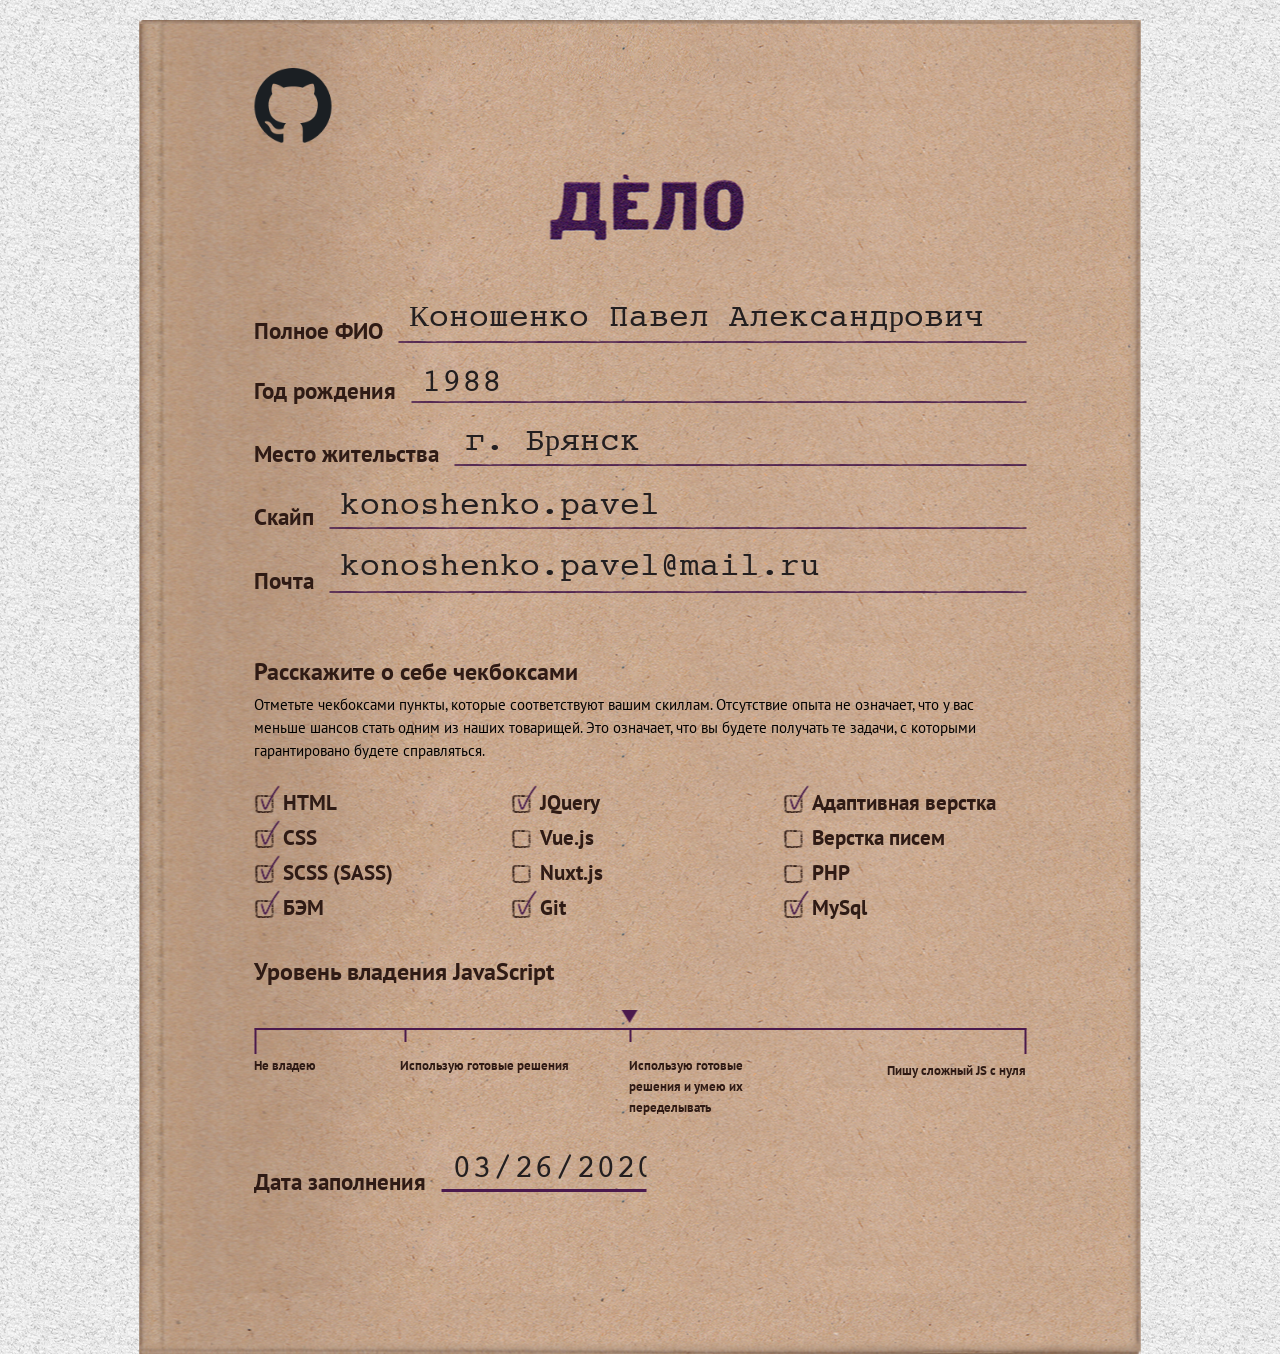
<file: app/dev/index.html>
<!DOCTYPE html>
<html lang="ru">
  <head>
    <meta charset="UTF-8"/>
    <meta name="viewport" content="width=device-width, initial-scale=1, shrink-to-fit=no"/>
    <meta http-equiv="X-UA-Compatible" content="ie=edge"/>
    <link rel="shortcut icon" href="./favicon.ico"/>
    <link rel="stylesheet" href="./assets/vendors/noUiSlider/css/nouislider.css"/>
    <link rel="stylesheet" href="./pages/-common/css/base.css"/>
    <link rel="stylesheet" href="./pages/-common/css/theme.css"/>
    <link rel="stylesheet" href="./pages/index/index.css"/>
    <title>Личное дело</title>
  </head>
  <body>
    <div class="case">
      <div class="container"><a class="case-logotype" href="https://github.com/" title="logotype"><img class="case-logotype__img" src="./pages/-common/img/logotype.png" alt="logotype"/></a><img class="case__heading" src="./pages/-common/img/case.png" alt="Case"/>
        <form class="form" method="post" action="https://echo.htmlacademy.ru">
          <fieldset class="field-text">
            <div class="input-text full-name">
              <label class="label" for="fullName">Полное ФИО</label>
              <input class="input" type="text" name="full-name" value="Коношенко Павел Александрович" required="required" id="fullName"/>
            </div>
            <div class="input-text year-of-birth">
              <label class="label" for="yearOfBirth">Год рождения</label>
              <input class="input" type="text" name="year-of-birth" value="1988" required="required" id="yearOfBirth"/>
            </div>
            <div class="input-text residence">
              <label class="label" for="residence">Место жительства</label>
              <input class="input" type="text" name="residence" value="г. Брянск" required="required" id="residence"/>
            </div>
            <div class="input-text skype">
              <label class="label" for="loginSkype">Скайп</label>
              <input class="input" type="text" name="login-skype" value="konoshenko.pavel" required="required" id="loginSkype"/>
            </div>
            <div class="input-text e-mail">
              <label class="label" for="eMail">Почта</label>
              <input class="input" type="text" name="e-mail" value="konoshenko.pavel@mail.ru" required="required" id="eMail"/>
            </div>
          </fieldset>
          <fieldset class="field-checkbox">
            <p class="form__heading">Расскажите о себе чекбоксами  </p>
            <p class="form__description">
              Отметьте чекбоксами пункты, которые соответствуют вашим скиллам. 
              Отсутствие опыта не означает, что у вас меньше шансов стать одним 
              из наших товарищей. Это означает, что вы будете получать те задачи, 
              с которыми гарантировано будете справляться.
              
            </p>
            <div class="checkbox-wrapper">
              <div class="checkbox-group-1">
                <div class="input-checkbox">
                  <input class="input" type="checkbox" name="skills" value="HTML" checked="checked" id="HTML"/>
                  <label class="label" for="HTML">HTML</label>
                </div>
                <div class="input-checkbox">
                  <input class="input" type="checkbox" name="skills" value="CSS" checked="checked" id="CSS"/>
                  <label class="label" for="HTML">CSS</label>
                </div>
                <div class="input-checkbox">
                  <input class="input" type="checkbox" name="skills" value="SASS" checked="checked" id="SASS"/>
                  <label class="label" for="SASS">SCSS (SASS)</label>
                </div>
                <div class="input-checkbox">
                  <input class="input" type="checkbox" name="skills" value="BEM" checked="checked" id="BEM"/>
                  <label class="label" for="BEM">БЭМ</label>
                </div>
              </div>
              <div class="checkbox-group-2">
                <div class="input-checkbox">
                  <input class="input" type="checkbox" name="skills" value="JQuery" checked="checked" id="JQuery"/>
                  <label class="label" for="JQuery">JQuery</label>
                </div>
                <div class="input-checkbox">
                  <input class="input" type="checkbox" name="skills" value="VueJS" id="VueJS"/>
                  <label class="label" for="VueJS">Vue.js</label>
                </div>
                <div class="input-checkbox">
                  <input class="input" type="checkbox" name="skills" value="NuxtJS" id="NuxtJS"/>
                  <label class="label" for="NuxtJS">Nuxt.js</label>
                </div>
                <div class="input-checkbox">
                  <input class="input" type="checkbox" name="skills" value="Git" checked="checked" id="Git"/>
                  <label class="label" for="Git">Git</label>
                </div>
              </div>
              <div class="checkbox-group-3">
                <div class="input-checkbox"> 
                  <input class="input" type="checkbox" name="skills" value="adaptive" checked="checked" id="adaptive"/>
                  <label class="label" for="adaptive">Адаптивная верстка</label>
                </div>
                <div class="input-checkbox"> 
                  <input class="input" type="checkbox" name="skills" value="layoutPost" id="layoutPost"/>
                  <label class="label" for="layoutPost">Верстка писем</label>
                </div>
                <div class="input-checkbox">
                  <input class="input" type="checkbox" name="skills" value="PHP" id="PHP"/>
                  <label class="label" for="PHP">PHP</label>
                </div>
                <div class="input-checkbox">
                  <input class="input" type="checkbox" name="skills" value="MySql" checked="checked" id="MySql"/>
                  <label class="label" for="MySql">MySql</label>
                </div>
              </div>
            </div>
          </fieldset>
          <div class="field-slider">
            <p class="form__heading">Уровень владения JavaScript</p>
            <div class="range" id="slider">
              <div class="line line-1"></div>
              <div class="line line-2"></div>
              <div class="line line-3"></div>
              <div class="line line-last"></div>
            </div>
            <div class="range-legends">
              <div class="range-legends__item item-1">Не владею</div>
              <div class="range-legends__item item-2">Использую готовые решения</div>
              <div class="range-legends__item item-3">
                <p class="item-wrapper">
                  Использую готовые решения
                  и умею их переделывать
                </p>
              </div>
              <div class="range-legends__item item-last">
                Пишу сложный JS с нуля
                
                
                
              </div>
            </div>
          </div>
          <fieldset class="field-date">
            <div class="input-date">
              <label class="label" for="dateOfCompletion">Дата заполнения</label>
              <div class="input-wrapper">
                <input class="input" type="date" name="date-of-completion" value="2020-03-26" required="required" id="dateOfCompletion"/>
              </div>
            </div>
          </fieldset>
        </form>
        <script src="./assets/vendors/noUiSlider/js/nouislider.min.js"></script>
        <script src="./pages/index/index.js"></script>
      </div>
    </div>
  </body>
</html>
</file>
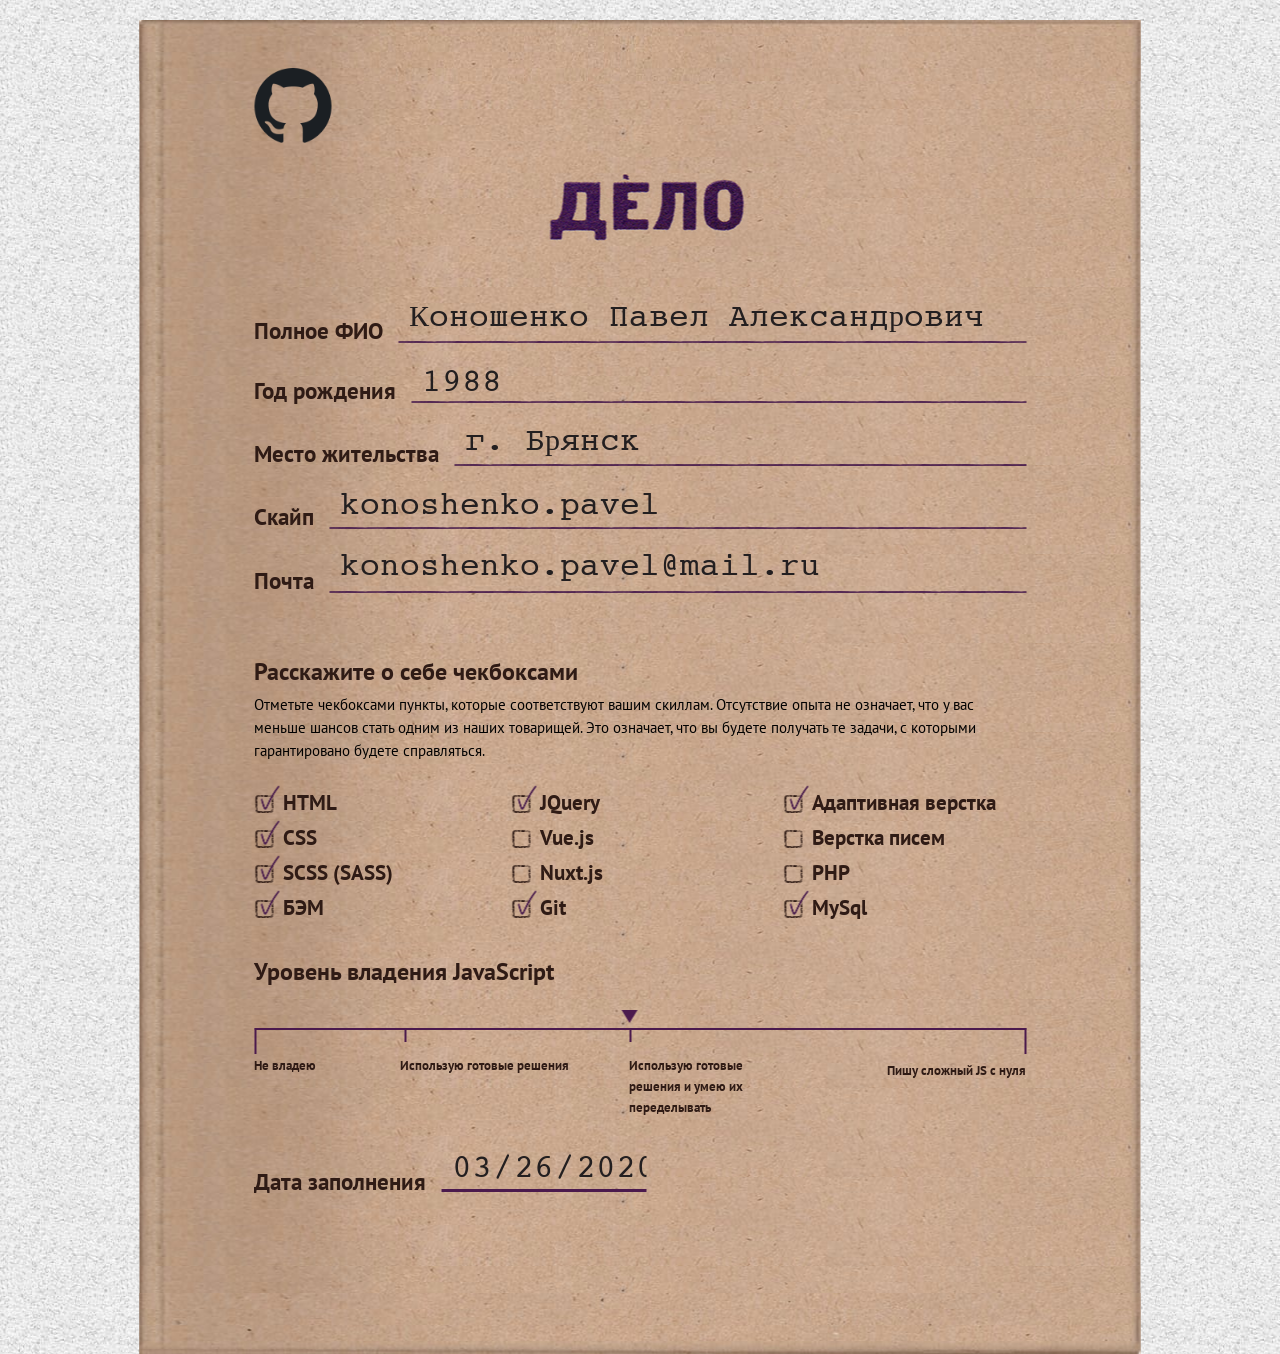
<file: app/prod/index.html>
<!DOCTYPE html><html lang="ru"><head><meta charset="UTF-8"/><meta name="viewport" content="width=device-width, initial-scale=1, shrink-to-fit=no"/><meta http-equiv="X-UA-Compatible" content="ie=edge"/><link rel="shortcut icon" href="./favicon.ico"/><link rel="stylesheet" href="./assets/vendors/noUiSlider/css/nouislider.css"/><link rel="stylesheet" href="./pages/-common/css/base-7d225aaf18.css"/><link rel="stylesheet" href="./pages/-common/css/theme-2f20909554.css"/><link rel="stylesheet" href="./pages/index/index-a1de36a480.css"/><title>Личное дело</title></head><body><div class="case"><div class="container"><a class="case-logotype" href="https://github.com/" title="logotype"><img class="case-logotype__img" src="./pages/-common/img/logotype.png" alt="logotype"/></a><img class="case__heading" src="./pages/-common/img/case.png" alt="Case"/><form class="form" method="post" action="https://echo.htmlacademy.ru"><fieldset class="field-text"><div class="input-text full-name"><label class="label" for="fullName">Полное ФИО</label><input class="input" type="text" name="full-name" value="Коношенко Павел Александрович" required="required" id="fullName"/></div><div class="input-text year-of-birth"><label class="label" for="yearOfBirth">Год рождения</label><input class="input" type="text" name="year-of-birth" value="1988" required="required" id="yearOfBirth"/></div><div class="input-text residence"><label class="label" for="residence">Место жительства</label><input class="input" type="text" name="residence" value="г. Брянск" required="required" id="residence"/></div><div class="input-text skype"><label class="label" for="loginSkype">Скайп</label><input class="input" type="text" name="login-skype" value="konoshenko.pavel" required="required" id="loginSkype"/></div><div class="input-text e-mail"><label class="label" for="eMail">Почта</label><input class="input" type="text" name="e-mail" value="konoshenko.pavel@mail.ru" required="required" id="eMail"/></div></fieldset><fieldset class="field-checkbox"><p class="form__heading">Расскажите о себе чекбоксами  </p><p class="form__description">Отметьте чекбоксами пункты, которые соответствуют вашим скиллам. 
Отсутствие опыта не означает, что у вас меньше шансов стать одним 
из наших товарищей. Это означает, что вы будете получать те задачи, 
с которыми гарантировано будете справляться.
</p><div class="checkbox-wrapper"><div class="checkbox-group-1"><div class="input-checkbox"><input class="input" type="checkbox" name="skills" value="HTML" checked="checked" id="HTML"/><label class="label" for="HTML">HTML</label></div><div class="input-checkbox"><input class="input" type="checkbox" name="skills" value="CSS" checked="checked" id="CSS"/><label class="label" for="HTML">CSS</label></div><div class="input-checkbox"><input class="input" type="checkbox" name="skills" value="SASS" checked="checked" id="SASS"/><label class="label" for="SASS">SCSS (SASS)</label></div><div class="input-checkbox"><input class="input" type="checkbox" name="skills" value="BEM" checked="checked" id="BEM"/><label class="label" for="BEM">БЭМ</label></div></div><div class="checkbox-group-2"><div class="input-checkbox"><input class="input" type="checkbox" name="skills" value="JQuery" checked="checked" id="JQuery"/><label class="label" for="JQuery">JQuery</label></div><div class="input-checkbox"><input class="input" type="checkbox" name="skills" value="VueJS" id="VueJS"/><label class="label" for="VueJS">Vue.js</label></div><div class="input-checkbox"><input class="input" type="checkbox" name="skills" value="NuxtJS" id="NuxtJS"/><label class="label" for="NuxtJS">Nuxt.js</label></div><div class="input-checkbox"><input class="input" type="checkbox" name="skills" value="Git" checked="checked" id="Git"/><label class="label" for="Git">Git</label></div></div><div class="checkbox-group-3"><div class="input-checkbox"> <input class="input" type="checkbox" name="skills" value="adaptive" checked="checked" id="adaptive"/><label class="label" for="adaptive">Адаптивная верстка</label></div><div class="input-checkbox"> <input class="input" type="checkbox" name="skills" value="layoutPost" id="layoutPost"/><label class="label" for="layoutPost">Верстка писем</label></div><div class="input-checkbox"><input class="input" type="checkbox" name="skills" value="PHP" id="PHP"/><label class="label" for="PHP">PHP</label></div><div class="input-checkbox"><input class="input" type="checkbox" name="skills" value="MySql" checked="checked" id="MySql"/><label class="label" for="MySql">MySql</label></div></div></div></fieldset><div class="field-slider"><p class="form__heading">Уровень владения JavaScript</p><div class="range" id="slider"><div class="line line-1"></div><div class="line line-2"></div><div class="line line-3"></div><div class="line line-last"></div></div><div class="range-legends"><div class="range-legends__item item-1">Не владею</div><div class="range-legends__item item-2">Использую готовые решения</div><div class="range-legends__item item-3"><p class="item-wrapper">Использую готовые решения
и умею их переделывать</p></div><div class="range-legends__item item-last">Пишу сложный JS с нуля


</div></div></div><fieldset class="field-date"><div class="input-date"><label class="label" for="dateOfCompletion">Дата заполнения</label><div class="input-wrapper"><input class="input" type="date" name="date-of-completion" value="2020-03-26" required="required" id="dateOfCompletion"/></div></div></fieldset></form><script src="./assets/vendors/noUiSlider/js/nouislider.min.js"></script><script src="./pages/index/index.js"></script></div></div></body></html>
</file>
<file: app/dev/assets/vendors/noUiSlider/css/nouislider.css>
/*! nouislider - 14.1.1 - 12/15/2019 */
/* Functional styling;
 * These styles are required for noUiSlider to function.
 * You don't need to change these rules to apply your design.
 */
.noUi-target,
.noUi-target * {
  -webkit-touch-callout: none;
  -webkit-tap-highlight-color: rgba(0, 0, 0, 0);
  -webkit-user-select: none;
  -ms-touch-action: none;
  touch-action: none;
  -ms-user-select: none;
  -moz-user-select: none;
  user-select: none;
  -moz-box-sizing: border-box;
  box-sizing: border-box;
}

.noUi-target {
  position: relative;
}

.noUi-base,
.noUi-connects {
  width: 100%;
  height: 100%;
  position: relative;
  z-index: 1;
}

/* Wrapper for all connect elements.
 */
.noUi-connects {
  overflow: hidden;
  z-index: 0;
}

.noUi-connect,
.noUi-origin {
  will-change: transform;
  position: absolute;
  z-index: 1;
  top: 0;
  right: 0;
  -ms-transform-origin: 0 0;
  -webkit-transform-origin: 0 0;
  -webkit-transform-style: preserve-3d;
  transform-origin: 0 0;
  transform-style: flat;
}

.noUi-connect {
  height: 100%;
  width: 100%;
}

.noUi-origin {
  height: 10%;
  width: 10%;
}

/* Offset direction
 */
/* .noUi-txt-dir-rtl.noUi-horizontal .noUi-origin {
  left: 0;
  right: auto;
} */
/* Give origins 0 height/width so they don't interfere with clicking the
 * connect elements.
 */
/* .noUi-vertical .noUi-origin {
  width: 0;
}
.noUi-horizontal .noUi-origin {
  height: 0;
} */
.noUi-handle {
  -webkit-backface-visibility: hidden;
  backface-visibility: hidden;
  position: absolute;
}

.noUi-touch-area {
  height: 100%;
  width: 100%;
}

.noUi-state-tap .noUi-connect,
.noUi-state-tap .noUi-origin {
  -webkit-transition: transform 0.3s;
  transition: transform 0.3s;
}

.noUi-state-drag * {
  cursor: inherit !important;
}

/* Slider size and handle placement;
 */
.noUi-horizontal {
  height: 2px;
}

.noUi-horizontal .noUi-handle {
  width: 34px;
  height: 28px;
  right: -17px;
  top: -6px;
}

/* .noUi-vertical {
  width: 18px;
} */
/* .noUi-vertical .noUi-handle {
  width: 28px;
  height: 34px;
  right: -6px;
  top: -17px;
} */
/* .noUi-txt-dir-rtl.noUi-horizontal .noUi-handle {
  left: -17px;
  right: auto;
} */
/* Styling;
 * Giving the connect element a border radius causes issues with using transform: scale
 */
.noUi-target {
  /* clear */
  background: #FAFAFA;
  border-radius: 4px;
}

/* .noUi-connects {
  border-radius: 3px;
} */

/* .noUi-connect {
  background: #3FB8AF;
} */

/* Handles and cursors;
 */
.noUi-draggable {
  cursor: ew-resize;
}

/* .noUi-vertical .noUi-draggable {
  cursor: ns-resize;
} */

.noUi-handle {
  /* border: 1px solid #D9D9D9; */
  /* border-radius: 3px; */
  /* background: #FFF; */
  /* box-shadow: inset 0 0 1px #FFF, inset 0 1px 7px #EBEBEB, 0 3px 6px -3px #BBB; */
}

/* .noUi-active {
  box-shadow: inset 0 0 1px #FFF, inset 0 1px 7px #DDD, 0 3px 6px -3px #BBB;
} */

/* Handle stripes;
 */
.noUi-handle:before {
  content: "";
  display: block;
  position: absolute;
  left: 50%;
  top: 3px;
  transform: translate(-50%);

  /* height: 14px;
  width: 10px; */
  /* background: rgb(44, 161, 21); */
  /* left: 14px; */

  /* top: 6px; */
}

/* .noUi-handle:after {
  left: 17px;
} */

/* .noUi-vertical .noUi-handle:before,
.noUi-vertical .noUi-handle:after {
  width: 14px;
  height: 1px;
  left: 6px;
  top: 14px;
} */

/* .noUi-vertical .noUi-handle:after {
  top: 17px;
} */

/* Disabled state;
 */
/* [disabled] .noUi-connect {
  background: #B8B8B8;
}

[disabled].noUi-target,
[disabled].noUi-handle,
[disabled] .noUi-handle {
  cursor: not-allowed;
} */

/* Base;
 *
 */
/* .noUi-pips,
.noUi-pips * {
  -moz-box-sizing: border-box;
  box-sizing: border-box;
}

.noUi-pips {
  position: absolute;
  color: #999;
} */

/* Values;
 *
 */
/* .noUi-value {
  position: absolute;
  white-space: nowrap;
  text-align: center;
}

.noUi-value-sub {
  color: #ccc;
  font-size: 10px;
} */

/* Markings;
 *
 */
/* .noUi-marker {
  position: absolute;
  background: #CCC;
}

.noUi-marker-sub {
  background: #AAA;
}

.noUi-marker-large {
  background: #AAA;
} */

/* Horizontal layout;
 *
 */
/* .noUi-pips-horizontal {
  padding: 10px 0;
  height: 80px;
  top: 100%;
  left: 0;
  width: 100%;
}

.noUi-value-horizontal {
  -webkit-transform: translate(-50%, 50%);
  transform: translate(-50%, 50%);
}

.noUi-rtl .noUi-value-horizontal {
  -webkit-transform: translate(50%, 50%);
  transform: translate(50%, 50%);
}

.noUi-marker-horizontal.noUi-marker {
  margin-left: -1px;
  width: 2px;
  height: 5px;
}

.noUi-marker-horizontal.noUi-marker-sub {
  height: 10px;
}

.noUi-marker-horizontal.noUi-marker-large {
  height: 15px;
} */

/* Vertical layout;
 *
 */
/* .noUi-pips-vertical {
  padding: 0 10px;
  height: 100%;
  top: 0;
  left: 100%;
}

.noUi-value-vertical {
  -webkit-transform: translate(0, -50%);
  transform: translate(0, -50%);
  padding-left: 25px;
}

.noUi-rtl .noUi-value-vertical {
  -webkit-transform: translate(0, 50%);
  transform: translate(0, 50%);
}

.noUi-marker-vertical.noUi-marker {
  width: 5px;
  height: 2px;
  margin-top: -1px;
}

.noUi-marker-vertical.noUi-marker-sub {
  width: 10px;
}

.noUi-marker-vertical.noUi-marker-large {
  width: 15px;
}

.noUi-tooltip {
  display: block;
  position: absolute;
  border: 1px solid #D9D9D9;
  border-radius: 3px;
  background: #fff;
  color: #000;
  padding: 5px;
  text-align: center;
  white-space: nowrap;
}

.noUi-horizontal .noUi-tooltip {
  -webkit-transform: translate(-50%, 0);
  transform: translate(-50%, 0);
  left: 50%;
  bottom: 120%;
}

.noUi-vertical .noUi-tooltip {
  -webkit-transform: translate(0, -50%);
  transform: translate(0, -50%);
  top: 50%;
  right: 120%;
} */
</file>
<file: app/dev/pages/-common/css/base.css>
@font-face {
  font-family: 'PT Sans';
  src: local("PT Sans"), local("PT Sans Regular"), url("../../../assets/fonts/ptsans-regular.eot?#iefix") format("embedded-opentype"), url("../../../assets/fonts/ptsans-regular.woff2") format("woff2"), url("../../../assets/fonts/ptsans-regular.woff") format("woff"), url("../../../assets/fonts/ptsans-regular.ttf") format("truetype"), url("../../../assets/fonts/ptsans-regular.svg#pt_sansregular") format("svg");
  font-weight: 400;
  font-style: normal; }

@font-face {
  font-family: 'PT Sans';
  src: local("PT Sans"), local("PT Sans Bold"), url("../../../assets/fonts/ptsans-bold.eot?#iefix") format("embedded-opentype"), url("../../../assets/fonts/ptsans-bold.woff2") format("woff2"), url("../../../assets/fonts/ptsans-bold.woff") format("woff"), url("../../../assets/fonts/ptsans-bold.ttf") format("truetype"), url("../../../assets/fonts/ptsans-bold.svg#pt_sansbold") format("svg");
  font-weight: 700;
  font-style: normal; }

@font-face {
  font-family: 'Courier New';
  src: local("Courier New"), local("Courier New Regular"), url("../../../assets/fonts/courier-new.eot?#iefix") format("embedded-opentype"), url("../../../assets/fonts/courier-new.woff2") format("woff2"), url("../../../assets/fonts/courier-new.woff") format("woff"), url("../../../assets/fonts/courier-new.ttf") format("truetype"), url("../../../assets/fonts/courier-new.svg#courier_newregular") format("svg");
  font-weight: 700;
  font-style: normal; }

body {
  -webkit-font-smoothing: antialiased;
  -moz-osx-font-smoothing: grayscale;
  margin: 0;
  padding: 0;
  min-height: 100vh;
  width: 100vw;
  overflow-x: hidden; }

p {
  margin: 0;
  padding: 0; }

*,
*:before,
*:after {
  box-sizing: border-box; }

h1,
h2,
h3,
h4,
h5,
h6 {
  margin: 0; }

ul,
li {
  margin: 0;
  padding: 0;
  list-style: none; }

fieldset {
  margin: 0;
  padding: 0;
  border: none; }

img {
  max-width: 100%;
  height: auto; }

.container {
  position: relative;
  max-width: 772px;
  margin: 0 auto; }

/*# sourceMappingURL=base.css.map */
</file>
<file: app/dev/pages/-common/css/theme.css>
.case-logotype-link .case-logotype__img {
  opacity: 0.9; }

label,
.form__heading,
.range-legends {
  font-family: 'PT Sans', sans-serif;
  font-weight: 700;
  color: #2f1b15; }

.form__description {
  font-family: 'PT Sans', sans-serif;
  font-weight: 400; }

.input {
  font-family: 'Courier New', serif;
  color: #231f20; }

.field-text .label {
  font-size: 22.5px;
  color: #2f1b15; }
  @media (max-width: 600px) {
    .field-text .label {
      font-size: 18px; } }
  @media (max-width: 470px) {
    .field-text .label {
      font-size: 15px; } }

.field-text .input {
  font-size: 30px; }
  @media (max-width: 780px) {
    .field-text .input {
      font-size: 24px; } }
  @media (max-width: 680px) {
    .field-text .input {
      font-size: 18px; } }
  @media (max-width: 500px) {
    .field-text .input {
      font-size: 16px; } }
  @media (max-width: 470px) {
    .field-text .input {
      font-size: 14px; } }

.field-checkbox .form__heading {
  font-size: 24px; }
  @media (max-width: 600px) {
    .field-checkbox .form__heading {
      font-size: 18px; } }

.field-checkbox .form__description {
  font-size: 14.88px;
  line-height: 1.55; }

.field-checkbox .input-checkbox .label {
  font-size: 21px; }
  @media (max-width: 600px) {
    .field-checkbox .input-checkbox .label {
      font-size: 18px; } }
  @media (max-width: 500px) {
    .field-checkbox .input-checkbox .label {
      font-size: 16px; } }
  @media (max-width: 440px) {
    .field-checkbox .input-checkbox .label {
      font-size: 14px; } }
  @media (max-width: 390px) {
    .field-checkbox .input-checkbox .label {
      font-size: 13px; } }

.field-slider .range .line {
  background-color: #4b1a4d; }

.field-slider .form__heading {
  font-size: 24px; }
  @media (max-width: 600px) {
    .field-slider .form__heading {
      font-size: 18px; } }

.field-slider .range-legends {
  font-size: 13px;
  line-height: 1.6; }

.field-date .label {
  font-size: 22.5px; }
  @media (max-width: 600px) {
    .field-date .label {
      font-size: 18px; } }
  @media (max-width: 340px) {
    .field-date .label {
      font-size: 16px; } }

.field-date .input {
  font-size: 30px; }
  @media (max-width: 750px) {
    .field-date .input {
      font-size: 24px; } }
  @media (max-width: 600px) {
    .field-date .input {
      font-size: 18px; } }

body {
  background: URL("../img/pattern_bg.jpg") repeat; }

.case {
  background: URL("../../-common/img/pattern-middle.jpg") repeat-y;
  background-size: 100%; }
  .case::before {
    content: "";
    position: absolute;
    z-index: -1;
    left: 0;
    right: 0;
    top: 0;
    height: 61px;
    background: URL("../../-common/img/pattern-top.jpg") no-repeat top;
    background-size: 100%; }
  .case::after {
    content: "";
    position: absolute;
    z-index: -1;
    left: 0;
    right: 0;
    bottom: 0;
    height: 61px;
    background: URL("../../-common/img/pattern-bottom.jpg") no-repeat bottom;
    background-size: 100%; }

/*# sourceMappingURL=theme.css.map */
</file>
<file: app/dev/pages/index/index.css>
.case {
  position: absolute;
  left: 50%;
  transform: translate(-50%);
  width: 100%;
  max-width: 1001px;
  margin: 20px 0;
  padding: 0 40px; }
  @media (max-width: 540px) {
    .case {
      padding: 0 20px; } }

.container {
  padding-top: 48px; }
  @media (max-width: 680px) {
    .container {
      padding-top: 15px; } }

.case-logotype {
  margin-bottom: 24px;
  display: block;
  width: 77px;
  height: 77px; }
  @media (max-width: 680px) {
    .case-logotype {
      margin-bottom: 0;
      width: 15%; } }

.case__heading {
  display: block;
  margin: 0 auto 52px;
  padding-left: 10px; }
  @media (max-width: 680px) {
    .case__heading {
      margin: 0 auto;
      width: 50%; } }

label,
.form__heading {
  white-space: nowrap;
  user-select: none; }

.field-text {
  margin-bottom: 30px;
  padding-bottom: 42px;
  max-width: 772px;
  overflow: hidden; }
  @media (max-width: 405px) {
    .field-text .input-text {
      display: flex;
      flex-direction: column; }
      .field-text .input-text .label {
        display: block;
        width: 100%;
        margin-bottom: 10px;
        text-align: center; } }
  .field-text .input-text .label {
    margin-right: 15px; }
    @media (max-width: 415px) {
      .field-text .input-text .label {
        margin-right: 5px; } }
  .field-text .input-text .input {
    position: relative;
    padding: 0 0 0 11px; }
    @media (max-width: 680px) {
      .field-text .input-text .input {
        top: 10px; } }
    @media (max-width: 500px) {
      .field-text .input-text .input {
        top: 15px; } }
  .field-text .input-text.full-name {
    margin-bottom: 32px; }
    .field-text .input-text.full-name .label {
      position: relative;
      top: 16px; }
  .field-text .input-text.year-of-birth {
    margin-bottom: 24px; }
    .field-text .input-text.year-of-birth .label {
      position: relative;
      top: 10px; }
      @media (max-width: 405px) {
        .field-text .input-text.year-of-birth .label {
          top: 15px; } }
  .field-text .input-text.residence {
    margin-bottom: 31px; }
    .field-text .input-text.residence .label {
      position: relative;
      top: 15px; }
  .field-text .input-text.skype {
    margin-bottom: 27px; }
    .field-text .input-text.skype .label {
      position: relative;
      top: 13px; }
  .field-text .input-text.e-mail .label {
    position: relative;
    top: 16px; }

.field-checkbox {
  margin-bottom: 27px; }
  .field-checkbox .form__heading {
    margin-bottom: 6px; }
  .field-checkbox .form__description {
    margin-bottom: 27px;
    user-select: none; }
  .field-checkbox .checkbox-wrapper {
    display: flex;
    justify-content: space-between;
    max-width: 757px; }
    .field-checkbox .checkbox-wrapper .checkbox-group-1 {
      flex-grow: 1; }
    .field-checkbox .checkbox-wrapper .checkbox-group-2 {
      flex-grow: 1.6; }
    .field-checkbox .checkbox-wrapper .input-checkbox {
      margin-bottom: 8px;
      margin-right: 15px; }
      @media (max-width: 680px) {
        .field-checkbox .checkbox-wrapper .input-checkbox {
          margin-right: 5px; } }

.field-slider .form__heading {
  margin-bottom: 41px; }
  @media (max-width: 680px) {
    .field-slider .form__heading {
      margin-bottom: 20px; } }

.range {
  margin-bottom: 26px; }
  .range .line {
    position: absolute; }
    .range .line.line-1 {
      left: 0;
      width: 2px;
      height: 26px; }
    .range .line.line-2 {
      left: 19.5%;
      width: 2px;
      height: 14px; }
    .range .line.line-3 {
      left: 48.7%;
      width: 2px;
      height: 14px; }
    .range .line.line-last {
      right: 0;
      width: 2px;
      height: 26px; }

.range-legends {
  display: flex;
  justify-content: space-between;
  margin-bottom: 28px; }
  .range-legends .item-wrapper {
    max-width: 168px; }
  .range-legends .item-1 {
    flex-grow: 2.8; }
  .range-legends .item-2 {
    flex-grow: 1.5;
    margin: 0 10px; }
  .range-legends .item-3 {
    flex-grow: 3;
    margin: 0 10px; }
  .range-legends .item-last {
    padding-top: 5px; }

.field-date {
  margin-bottom: 162px; }
  @media (max-width: 900px) {
    .field-date {
      margin-bottom: 100px; } }
  @media (max-width: 680px) {
    .field-date {
      margin-bottom: 50px; } }

.input-text {
  display: flex;
  justify-content: space-between; }
  .input-text .label {
    cursor: pointer; }
    .input-text .label::after {
      content: "";
      position: absolute;
      top: 24px;
      right: -15px;
      transform: translate(100%);
      height: 3px;
      width: 700px;
      background: URL("../-common/img/pattern-line.png") repeat-x; }
      @media (max-width: 405px) {
        .input-text .label::after {
          top: 45px;
          left: 0;
          transform: translate(0); } }
  .input-text .input {
    flex-grow: 1;
    border: none;
    background: none; }

.input-checkbox .input {
  position: absolute;
  left: -9999px; }
  .input-checkbox .input:checked + .label::after {
    content: ""; }

.input-checkbox .label {
  position: relative;
  cursor: pointer; }
  .input-checkbox .label::before {
    content: "";
    position: relative;
    top: 3px;
    display: inline-block;
    margin-right: 10px;
    width: 19px;
    height: 18px;
    background: URL("../-common/img/checkbox-box.png") no-repeat center center; }
    @media (max-width: 440px) {
      .input-checkbox .label::before {
        margin-right: 5px; } }
    @media (max-width: 350px) {
      .input-checkbox .label::before {
        width: 10px;
        height: 10px;
        background-size: contain; } }
  .input-checkbox .label::after {
    position: absolute;
    top: -4px;
    left: 4px;
    display: inline-block;
    width: 21px;
    height: 27px;
    background: URL("../-common/img/checkbox-check.png") no-repeat center center; }
    @media (max-width: 440px) {
      .input-checkbox .label::after {
        top: -10px;
        left: 2px; } }
    @media (max-width: 350px) {
      .input-checkbox .label::after {
        top: 2px;
        left: -2px;
        width: 14px;
        height: 14px;
        background-size: contain; } }

.input-date {
  position: relative;
  display: flex; }
  .input-date .label {
    position: relative;
    top: 20px;
    margin-right: 15px; }
  .input-date .input-wrapper {
    max-width: 205px;
    overflow: hidden; }
    .input-date .input-wrapper::before {
      content: "";
      position: absolute;
      bottom: 0;
      height: 3px;
      width: 100%;
      max-width: 205px;
      background-color: #4b1a4d; }
      @media (max-width: 600px) {
        .input-date .input-wrapper::before {
          max-width: 140px; } }
    .input-date .input-wrapper .input {
      border: none;
      background: none;
      height: 45px;
      padding-left: 10px; }

.noUi-handle {
  margin-top: -15px;
  cursor: pointer; }
  .noUi-handle:focus {
    outline: none; }
  .noUi-handle:before {
    width: 0;
    height: 0;
    border: 13px solid #ffffff;
    border-top-color: #4b1a4d;
    border-left-width: 8px;
    border-right-width: 8px;
    border-bottom-width: 0;
    border-left-color: transparent;
    border-right-color: transparent; }

.noUi-target {
  background-color: #4b1a4d; }

/*# sourceMappingURL=index.css.map */
</file>
<file: app/prod/assets/vendors/noUiSlider/css/nouislider.css>
/*! nouislider - 14.1.1 - 12/15/2019 */
/* Functional styling;
 * These styles are required for noUiSlider to function.
 * You don't need to change these rules to apply your design.
 */
.noUi-target,
.noUi-target * {
  -webkit-touch-callout: none;
  -webkit-tap-highlight-color: rgba(0, 0, 0, 0);
  -webkit-user-select: none;
  -ms-touch-action: none;
  touch-action: none;
  -ms-user-select: none;
  -moz-user-select: none;
  user-select: none;
  -moz-box-sizing: border-box;
  box-sizing: border-box;
}

.noUi-target {
  position: relative;
}

.noUi-base,
.noUi-connects {
  width: 100%;
  height: 100%;
  position: relative;
  z-index: 1;
}

/* Wrapper for all connect elements.
 */
.noUi-connects {
  overflow: hidden;
  z-index: 0;
}

.noUi-connect,
.noUi-origin {
  will-change: transform;
  position: absolute;
  z-index: 1;
  top: 0;
  right: 0;
  -ms-transform-origin: 0 0;
  -webkit-transform-origin: 0 0;
  -webkit-transform-style: preserve-3d;
  transform-origin: 0 0;
  transform-style: flat;
}

.noUi-connect {
  height: 100%;
  width: 100%;
}

.noUi-origin {
  height: 10%;
  width: 10%;
}

/* Offset direction
 */
/* .noUi-txt-dir-rtl.noUi-horizontal .noUi-origin {
  left: 0;
  right: auto;
} */
/* Give origins 0 height/width so they don't interfere with clicking the
 * connect elements.
 */
/* .noUi-vertical .noUi-origin {
  width: 0;
}
.noUi-horizontal .noUi-origin {
  height: 0;
} */
.noUi-handle {
  -webkit-backface-visibility: hidden;
  backface-visibility: hidden;
  position: absolute;
}

.noUi-touch-area {
  height: 100%;
  width: 100%;
}

.noUi-state-tap .noUi-connect,
.noUi-state-tap .noUi-origin {
  -webkit-transition: transform 0.3s;
  transition: transform 0.3s;
}

.noUi-state-drag * {
  cursor: inherit !important;
}

/* Slider size and handle placement;
 */
.noUi-horizontal {
  height: 2px;
}

.noUi-horizontal .noUi-handle {
  width: 34px;
  height: 28px;
  right: -17px;
  top: -6px;
}

/* .noUi-vertical {
  width: 18px;
} */
/* .noUi-vertical .noUi-handle {
  width: 28px;
  height: 34px;
  right: -6px;
  top: -17px;
} */
/* .noUi-txt-dir-rtl.noUi-horizontal .noUi-handle {
  left: -17px;
  right: auto;
} */
/* Styling;
 * Giving the connect element a border radius causes issues with using transform: scale
 */
.noUi-target {
  /* clear */
  background: #FAFAFA;
  border-radius: 4px;
}

/* .noUi-connects {
  border-radius: 3px;
} */

/* .noUi-connect {
  background: #3FB8AF;
} */

/* Handles and cursors;
 */
.noUi-draggable {
  cursor: ew-resize;
}

/* .noUi-vertical .noUi-draggable {
  cursor: ns-resize;
} */

.noUi-handle {
  /* border: 1px solid #D9D9D9; */
  /* border-radius: 3px; */
  /* background: #FFF; */
  /* box-shadow: inset 0 0 1px #FFF, inset 0 1px 7px #EBEBEB, 0 3px 6px -3px #BBB; */
}

/* .noUi-active {
  box-shadow: inset 0 0 1px #FFF, inset 0 1px 7px #DDD, 0 3px 6px -3px #BBB;
} */

/* Handle stripes;
 */
.noUi-handle:before {
  content: "";
  display: block;
  position: absolute;
  left: 50%;
  top: 3px;
  transform: translate(-50%);

  /* height: 14px;
  width: 10px; */
  /* background: rgb(44, 161, 21); */
  /* left: 14px; */

  /* top: 6px; */
}

/* .noUi-handle:after {
  left: 17px;
} */

/* .noUi-vertical .noUi-handle:before,
.noUi-vertical .noUi-handle:after {
  width: 14px;
  height: 1px;
  left: 6px;
  top: 14px;
} */

/* .noUi-vertical .noUi-handle:after {
  top: 17px;
} */

/* Disabled state;
 */
/* [disabled] .noUi-connect {
  background: #B8B8B8;
}

[disabled].noUi-target,
[disabled].noUi-handle,
[disabled] .noUi-handle {
  cursor: not-allowed;
} */

/* Base;
 *
 */
/* .noUi-pips,
.noUi-pips * {
  -moz-box-sizing: border-box;
  box-sizing: border-box;
}

.noUi-pips {
  position: absolute;
  color: #999;
} */

/* Values;
 *
 */
/* .noUi-value {
  position: absolute;
  white-space: nowrap;
  text-align: center;
}

.noUi-value-sub {
  color: #ccc;
  font-size: 10px;
} */

/* Markings;
 *
 */
/* .noUi-marker {
  position: absolute;
  background: #CCC;
}

.noUi-marker-sub {
  background: #AAA;
}

.noUi-marker-large {
  background: #AAA;
} */

/* Horizontal layout;
 *
 */
/* .noUi-pips-horizontal {
  padding: 10px 0;
  height: 80px;
  top: 100%;
  left: 0;
  width: 100%;
}

.noUi-value-horizontal {
  -webkit-transform: translate(-50%, 50%);
  transform: translate(-50%, 50%);
}

.noUi-rtl .noUi-value-horizontal {
  -webkit-transform: translate(50%, 50%);
  transform: translate(50%, 50%);
}

.noUi-marker-horizontal.noUi-marker {
  margin-left: -1px;
  width: 2px;
  height: 5px;
}

.noUi-marker-horizontal.noUi-marker-sub {
  height: 10px;
}

.noUi-marker-horizontal.noUi-marker-large {
  height: 15px;
} */

/* Vertical layout;
 *
 */
/* .noUi-pips-vertical {
  padding: 0 10px;
  height: 100%;
  top: 0;
  left: 100%;
}

.noUi-value-vertical {
  -webkit-transform: translate(0, -50%);
  transform: translate(0, -50%);
  padding-left: 25px;
}

.noUi-rtl .noUi-value-vertical {
  -webkit-transform: translate(0, 50%);
  transform: translate(0, 50%);
}

.noUi-marker-vertical.noUi-marker {
  width: 5px;
  height: 2px;
  margin-top: -1px;
}

.noUi-marker-vertical.noUi-marker-sub {
  width: 10px;
}

.noUi-marker-vertical.noUi-marker-large {
  width: 15px;
}

.noUi-tooltip {
  display: block;
  position: absolute;
  border: 1px solid #D9D9D9;
  border-radius: 3px;
  background: #fff;
  color: #000;
  padding: 5px;
  text-align: center;
  white-space: nowrap;
}

.noUi-horizontal .noUi-tooltip {
  -webkit-transform: translate(-50%, 0);
  transform: translate(-50%, 0);
  left: 50%;
  bottom: 120%;
}

.noUi-vertical .noUi-tooltip {
  -webkit-transform: translate(0, -50%);
  transform: translate(0, -50%);
  top: 50%;
  right: 120%;
} */
</file>
<file: app/prod/pages/-common/css/base-7d225aaf18.css>
body,fieldset,li,p,ul{margin:0;padding:0}@font-face{font-family:'PT Sans';src:local("PT Sans"),local("PT Sans Regular"),url(../../../assets/fonts/ptsans-regular.eot?#iefix) format("embedded-opentype"),url(../../../assets/fonts/ptsans-regular.woff2) format("woff2"),url(../../../assets/fonts/ptsans-regular.woff) format("woff"),url(../../../assets/fonts/ptsans-regular.ttf) format("truetype"),url(../../../assets/fonts/ptsans-regular.svg#pt_sansregular) format("svg");font-weight:400;font-style:normal}@font-face{font-family:'PT Sans';src:local("PT Sans"),local("PT Sans Bold"),url(../../../assets/fonts/ptsans-bold.eot?#iefix) format("embedded-opentype"),url(../../../assets/fonts/ptsans-bold.woff2) format("woff2"),url(../../../assets/fonts/ptsans-bold.woff) format("woff"),url(../../../assets/fonts/ptsans-bold.ttf) format("truetype"),url(../../../assets/fonts/ptsans-bold.svg#pt_sansbold) format("svg");font-weight:700;font-style:normal}@font-face{font-family:'Courier New';src:local("Courier New"),local("Courier New Regular"),url(../../../assets/fonts/courier-new.eot?#iefix) format("embedded-opentype"),url(../../../assets/fonts/courier-new.woff2) format("woff2"),url(../../../assets/fonts/courier-new.woff) format("woff"),url(../../../assets/fonts/courier-new.ttf) format("truetype"),url(../../../assets/fonts/courier-new.svg#courier_newregular) format("svg");font-weight:700;font-style:normal}body{-webkit-font-smoothing:antialiased;-moz-osx-font-smoothing:grayscale;min-height:100vh;width:100vw;overflow-x:hidden}*,:after,:before{-webkit-box-sizing:border-box;box-sizing:border-box}h1,h2,h3,h4,h5,h6{margin:0}li,ul{list-style:none}fieldset{border:none}img{max-width:100%;height:auto}.container{position:relative;max-width:772px;margin:0 auto}
</file>
<file: app/prod/pages/-common/css/theme-2f20909554.css>
.case-logotype-link .case-logotype__img{opacity:.9}.form__heading,.range-legends,label{font-family:'PT Sans',sans-serif;font-weight:700;color:#2f1b15}.form__description{font-family:'PT Sans',sans-serif;font-weight:400}.input{font-family:'Courier New',serif;color:#231f20}.field-text .label{font-size:22.5px;color:#2f1b15}@media (max-width:600px){.field-text .label{font-size:18px}}.field-date .input,.field-text .input{font-size:30px}@media (max-width:780px){.field-text .input{font-size:24px}}@media (max-width:680px){.field-text .input{font-size:18px}}@media (max-width:500px){.field-text .input{font-size:16px}}@media (max-width:470px){.field-text .label{font-size:15px}.field-text .input{font-size:14px}}.field-checkbox .form__heading,.field-slider .form__heading{font-size:24px}.field-checkbox .form__description{font-size:14.88px;line-height:1.55}.field-checkbox .input-checkbox .label{font-size:21px}@media (max-width:600px){.field-checkbox .form__heading,.field-checkbox .input-checkbox .label,.field-slider .form__heading{font-size:18px}}@media (max-width:500px){.field-checkbox .input-checkbox .label{font-size:16px}}@media (max-width:440px){.field-checkbox .input-checkbox .label{font-size:14px}}@media (max-width:390px){.field-checkbox .input-checkbox .label{font-size:13px}}.field-slider .range .line{background-color:#4b1a4d}.field-slider .range-legends{font-size:13px;line-height:1.6}.field-date .label{font-size:22.5px}@media (max-width:600px){.field-date .label{font-size:18px}}@media (max-width:340px){.field-date .label{font-size:16px}}@media (max-width:750px){.field-date .input{font-size:24px}}@media (max-width:600px){.field-date .input{font-size:18px}}body{background:url(../img/pattern_bg.jpg)}.case{background:url(../img/pattern-middle.jpg) repeat-y;background-size:100%}.case::before{content:"";position:absolute;z-index:-1;left:0;right:0;top:0;height:61px;background:url(../img/pattern-top.jpg) top no-repeat;background-size:100%}.case::after{content:"";position:absolute;z-index:-1;left:0;right:0;bottom:0;height:61px;background:url(../img/pattern-bottom.jpg) bottom no-repeat;background-size:100%}
</file>
<file: app/prod/pages/index/index-a1de36a480.css>
.input-text .label,.noUi-handle{cursor:pointer}.case{position:absolute;left:50%;-webkit-transform:translate(-50%);-ms-transform:translate(-50%);transform:translate(-50%);width:100%;max-width:1001px;margin:20px 0;padding:0 40px}@media (max-width:540px){.case{padding:0 20px}}.container{padding-top:48px}.case-logotype{margin-bottom:24px;display:block;width:77px;height:77px}.case__heading{display:block;margin:0 auto 52px;padding-left:10px}.form__heading,label{white-space:nowrap;-webkit-user-select:none;-moz-user-select:none;-ms-user-select:none;user-select:none}.field-text{margin-bottom:30px;padding-bottom:42px;max-width:772px;overflow:hidden}.field-checkbox .checkbox-wrapper,.input-text,.range-legends{display:-webkit-box;display:-webkit-flex;display:-ms-flexbox}.field-text .input-text .label{margin-right:15px}@media (max-width:415px){.field-text .input-text .label{margin-right:5px}}.field-text .input-text .input{position:relative;padding:0 0 0 11px}@media (max-width:680px){.container{padding-top:15px}.case-logotype{margin-bottom:0;width:15%}.case__heading{margin:0 auto;width:50%}.field-text .input-text .input{top:10px}}@media (max-width:500px){.field-text .input-text .input{top:15px}}.field-text .input-text.full-name{margin-bottom:32px}.field-text .input-text.e-mail .label,.field-text .input-text.full-name .label{position:relative;top:16px}.field-text .input-text.year-of-birth{margin-bottom:24px}.field-text .input-text.year-of-birth .label{position:relative;top:10px}.field-text .input-text.residence{margin-bottom:31px}.field-text .input-text.residence .label{position:relative;top:15px}.field-checkbox,.field-text .input-text.skype{margin-bottom:27px}.field-text .input-text.skype .label{position:relative;top:13px}.field-checkbox .form__heading{margin-bottom:6px}.field-checkbox .form__description{margin-bottom:27px;-webkit-user-select:none;-moz-user-select:none;-ms-user-select:none;user-select:none}.field-checkbox .checkbox-wrapper{display:flex;-webkit-box-pack:justify;-webkit-justify-content:space-between;-ms-flex-pack:justify;justify-content:space-between;max-width:757px}.field-checkbox .checkbox-wrapper .checkbox-group-1{-webkit-box-flex:1;-webkit-flex-grow:1;-ms-flex-positive:1;flex-grow:1}.field-checkbox .checkbox-wrapper .checkbox-group-2{-webkit-box-flex:1.6;-webkit-flex-grow:1.6;-ms-flex-positive:1.6;flex-grow:1.6}.field-checkbox .checkbox-wrapper .input-checkbox{margin-bottom:8px;margin-right:15px}.field-slider .form__heading{margin-bottom:41px}.range{margin-bottom:26px}.range .line{position:absolute}.range .line.line-1{left:0;width:2px;height:26px}.range .line.line-2{left:19.5%;width:2px;height:14px}.range .line.line-3{left:48.7%;width:2px;height:14px}.range .line.line-last{right:0;width:2px;height:26px}.range-legends{display:flex;-webkit-box-pack:justify;-webkit-justify-content:space-between;-ms-flex-pack:justify;justify-content:space-between;margin-bottom:28px}.range-legends .item-wrapper{max-width:168px}.range-legends .item-1{-webkit-box-flex:2.8;-webkit-flex-grow:2.8;-ms-flex-positive:2.8;flex-grow:2.8}.range-legends .item-2{-webkit-box-flex:1.5;-webkit-flex-grow:1.5;-ms-flex-positive:1.5;flex-grow:1.5;margin:0 10px}.range-legends .item-3{-webkit-box-flex:3;-webkit-flex-grow:3;-ms-flex-positive:3;flex-grow:3;margin:0 10px}.range-legends .item-last{padding-top:5px}.field-date{margin-bottom:162px}@media (max-width:900px){.field-date{margin-bottom:100px}}@media (max-width:680px){.field-checkbox .checkbox-wrapper .input-checkbox{margin-right:5px}.field-slider .form__heading{margin-bottom:20px}.field-date{margin-bottom:50px}}.input-text{display:flex;-webkit-box-pack:justify;-webkit-justify-content:space-between;-ms-flex-pack:justify;justify-content:space-between}.input-text .label::after{content:"";position:absolute;top:24px;right:-15px;-webkit-transform:translate(100%);-ms-transform:translate(100%);transform:translate(100%);height:3px;width:700px;background:url(../-common/img/pattern-line.png) repeat-x}@media (max-width:405px){.field-text .input-text{display:-webkit-box;display:-webkit-flex;display:-ms-flexbox;display:flex;-webkit-box-orient:vertical;-webkit-box-direction:normal;-webkit-flex-direction:column;-ms-flex-direction:column;flex-direction:column}.field-text .input-text .label{display:block;width:100%;margin-bottom:10px;text-align:center}.field-text .input-text.year-of-birth .label{top:15px}.input-text .label::after{top:45px;left:0;-webkit-transform:translate(0);-ms-transform:translate(0);transform:translate(0)}}.input-text .input{-webkit-box-flex:1;-webkit-flex-grow:1;-ms-flex-positive:1;flex-grow:1;border:none;background:0 0}.input-checkbox .input{position:absolute;left:-9999px}.input-checkbox .input:checked+.label::after{content:""}.input-checkbox .label{position:relative;cursor:pointer}.input-checkbox .label::before{content:"";position:relative;top:3px;display:inline-block;margin-right:10px;width:19px;height:18px;background:url(../-common/img/checkbox-box.png) center center no-repeat}.input-checkbox .label::after{position:absolute;top:-4px;left:4px;display:inline-block;width:21px;height:27px;background:url(../-common/img/checkbox-check.png) center center no-repeat}@media (max-width:440px){.input-checkbox .label::before{margin-right:5px}.input-checkbox .label::after{top:-10px;left:2px}}@media (max-width:350px){.input-checkbox .label::before{width:10px;height:10px;background-size:contain}.input-checkbox .label::after{top:2px;left:-2px;width:14px;height:14px;background-size:contain}}.input-date{position:relative;display:-webkit-box;display:-webkit-flex;display:-ms-flexbox;display:flex}.input-date .label{position:relative;top:20px;margin-right:15px}.input-date .input-wrapper{max-width:205px;overflow:hidden}.input-date .input-wrapper::before{content:"";position:absolute;bottom:0;height:3px;width:100%;max-width:205px;background-color:#4b1a4d}@media (max-width:600px){.input-date .input-wrapper::before{max-width:140px}}.input-date .input-wrapper .input{border:none;background:0 0;height:45px;padding-left:10px}.noUi-handle{margin-top:-15px}.noUi-handle:focus{outline:0}.noUi-handle:before{width:0;height:0;border:13px solid #fff;border-top-color:#4b1a4d;border-left-width:8px;border-right-width:8px;border-bottom-width:0;border-left-color:transparent;border-right-color:transparent}.noUi-target{background-color:#4b1a4d}
</file>
